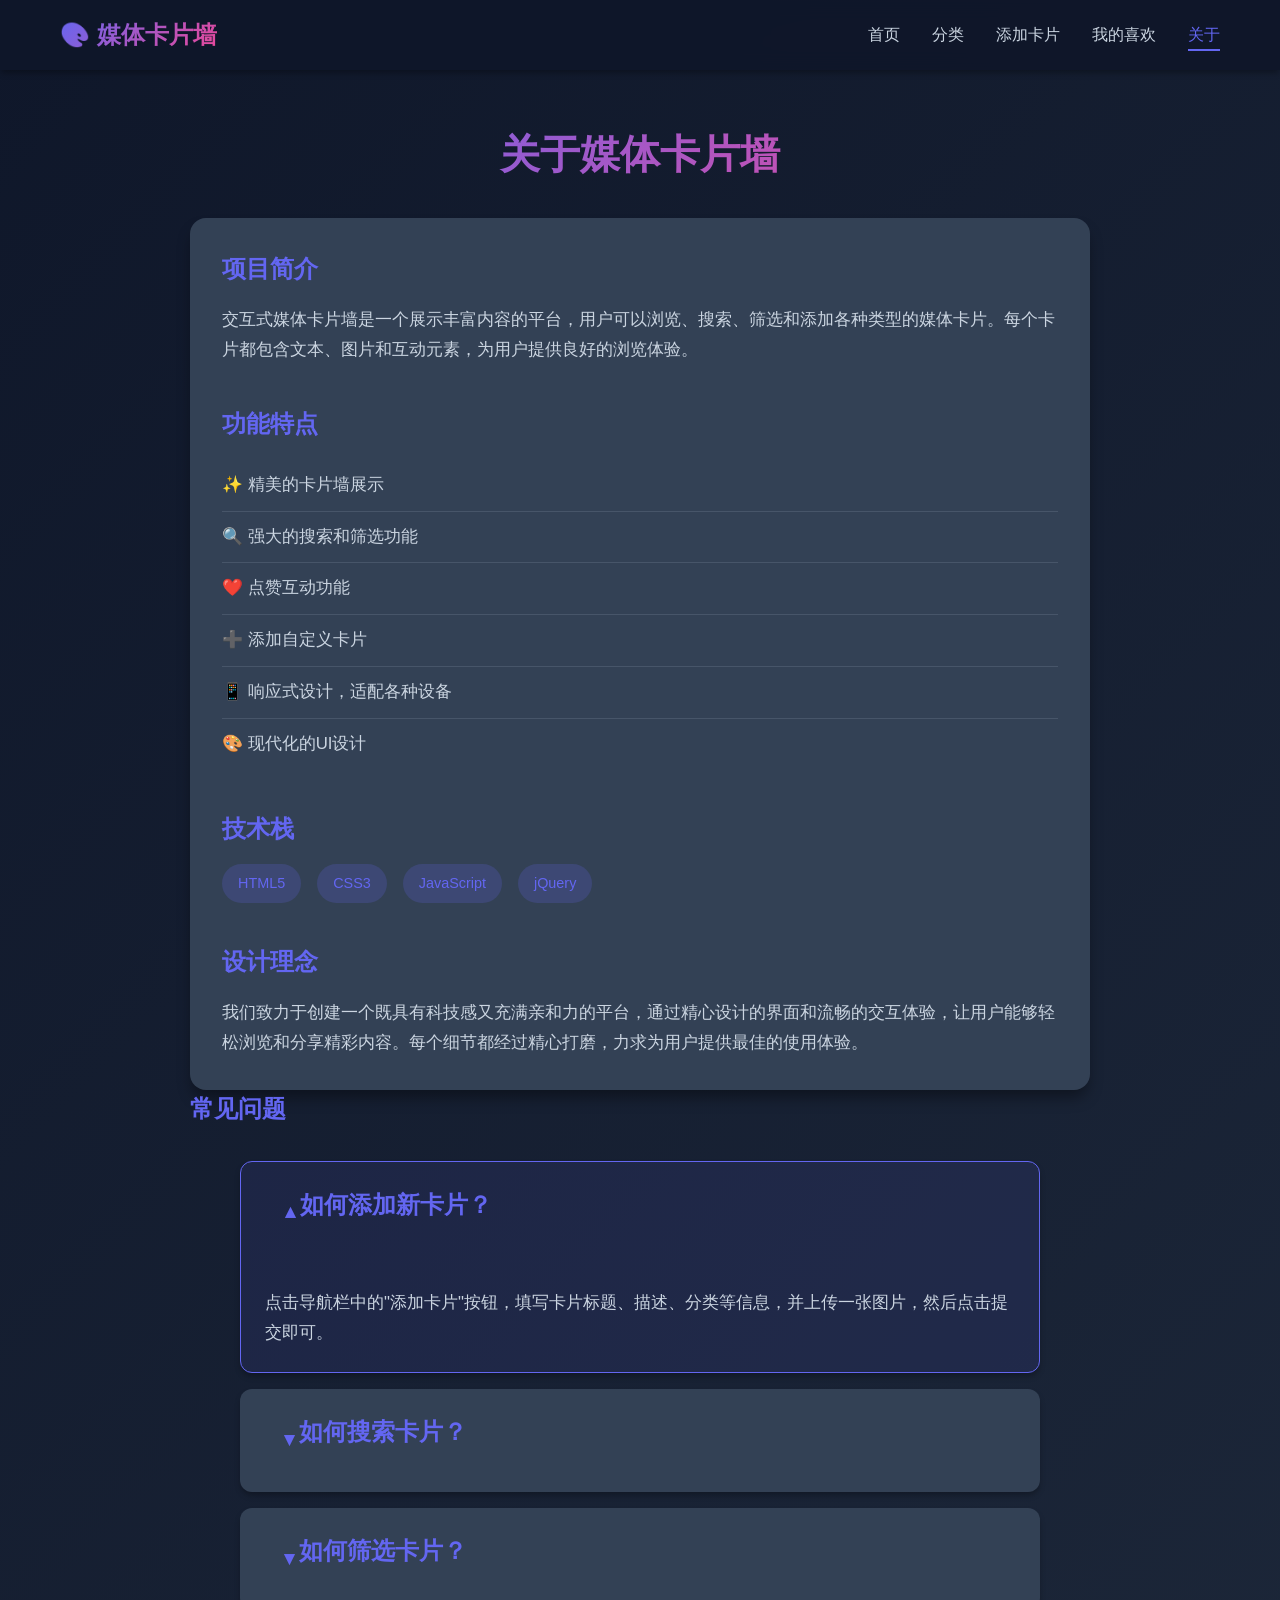
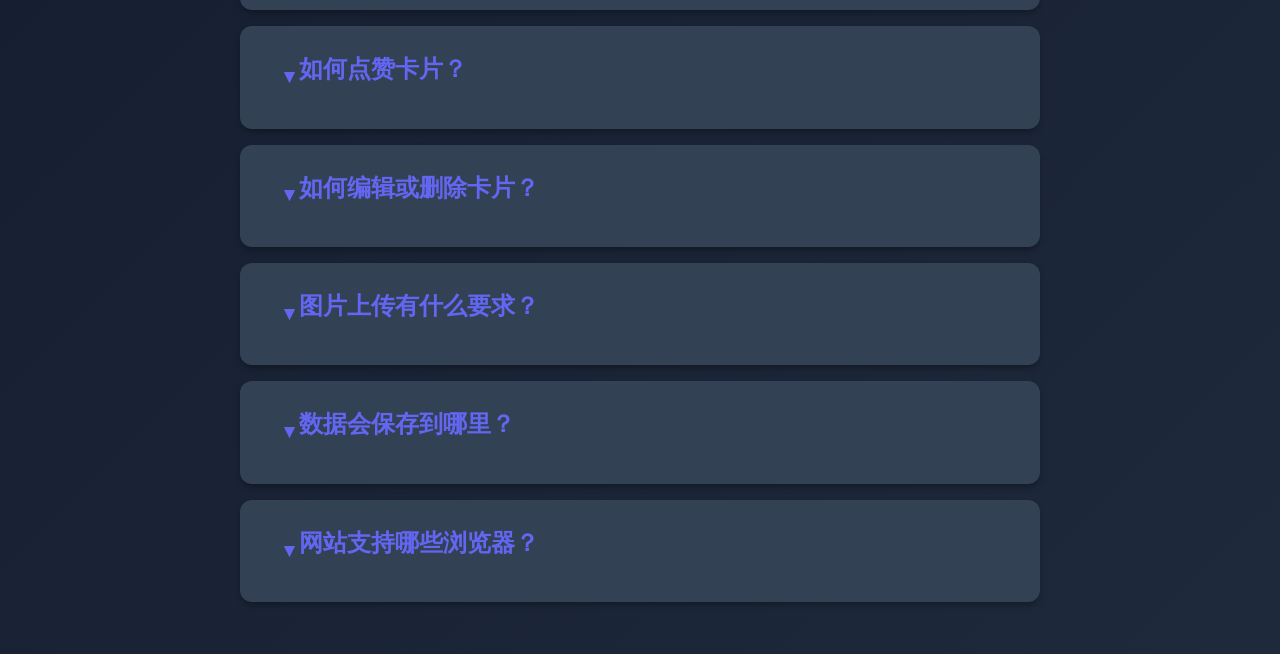
<file: about.html>
<!DOCTYPE html>
<html lang="zh-CN">
<head>
    <meta charset="UTF-8">
    <meta name="viewport" content="width=device-width, initial-scale=1.0">
    <title>关于我们 - 媒体卡片墙</title>
    <link rel="stylesheet" href="styles.css">
    <script src="jquery-3.7.1.min.js"></script>
</head>
<body>
    <!-- 导航栏 -->
    <nav class="navbar">
        <div class="nav-container">
            <div class="logo">
                <h1>🎨 媒体卡片墙</h1>
            </div>
            <ul class="nav-menu">
                <li><a href="index.html">首页</a></li>
                <li><a href="category.html">分类</a></li>
                <li><a href="add-card.html">添加卡片</a></li>
                <li><a href="favorites.html">我的喜欢</a></li>
                <li><a href="about.html" class="active">关于</a></li>
            </ul>
        </div>
    </nav>

    <!-- 关于页面内容 -->
    <div class="container">
        <div class="about-container">
            <h2 class="page-title">关于媒体卡片墙</h2>
            <div class="about-content">
                <div class="about-section">
                    <h3>项目简介</h3>
                    <p>交互式媒体卡片墙是一个展示丰富内容的平台，用户可以浏览、搜索、筛选和添加各种类型的媒体卡片。每个卡片都包含文本、图片和互动元素，为用户提供良好的浏览体验。</p>
                </div>
                <div class="about-section">
                    <h3>功能特点</h3>
                    <ul class="feature-list">
                        <li>✨ 精美的卡片墙展示</li>
                        <li>🔍 强大的搜索和筛选功能</li>
                        <li>❤️ 点赞互动功能</li>
                        <li>➕ 添加自定义卡片</li>
                        <li>📱 响应式设计，适配各种设备</li>
                        <li>🎨 现代化的UI设计</li>
                    </ul>
                </div>
                <div class="about-section">
                    <h3>技术栈</h3>
                    <div class="tech-stack">
                        <span class="tech-tag">HTML5</span>
                        <span class="tech-tag">CSS3</span>
                        <span class="tech-tag">JavaScript</span>
                        <span class="tech-tag">jQuery</span>
                    </div>
                </div>
                <div class="about-section">
                    <h3>设计理念</h3>
                    <p>我们致力于创建一个既具有科技感又充满亲和力的平台，通过精心设计的界面和流畅的交互体验，让用户能够轻松浏览和分享精彩内容。每个细节都经过精心打磨，力求为用户提供最佳的使用体验。</p>
                </div>
            </div>
            
            <!-- 常见问题手风琴 -->
            <div class="about-section">
                <h3>常见问题</h3>
                <div id="faqAccordion" class="accordion">
                    <!-- 手风琴将通过jQuery动态生成 -->
                </div>
            </div>
        </div>
    </div>

    <!-- 按依赖顺序加载JS文件 -->
    <script src="js/config.js"></script>
    <script src="js/demo-data.js"></script>
    <script src="js/demo-storage.js"></script>
    <script src="js/api.js"></script>
    <script src="js/utils.js"></script>
    <script src="js/accordion.js"></script>
    <script src="js/animations.js"></script>
    <script src="js/about.js"></script>
    <script src="js/main.js"></script>
</body>
</html>
</file>
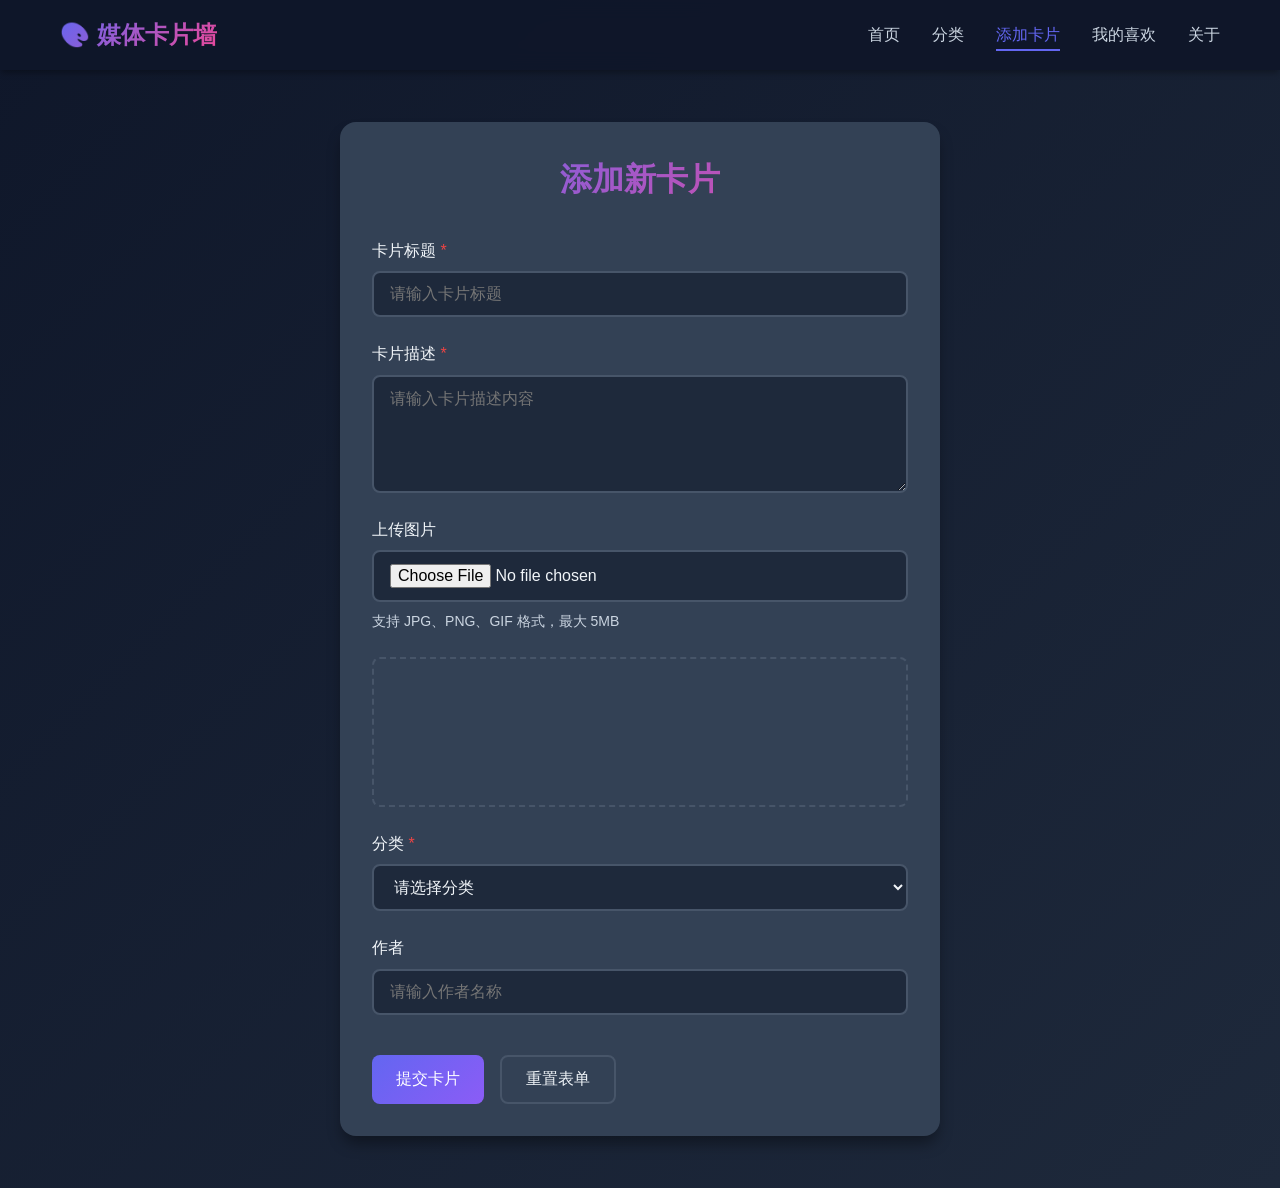
<file: add-card.html>
<!DOCTYPE html>
<html lang="zh-CN">
<head>
    <meta charset="UTF-8">
    <meta name="viewport" content="width=device-width, initial-scale=1.0">
    <title>添加新卡片 - 媒体卡片墙</title>
    <link rel="stylesheet" href="styles.css">
    <script src="jquery-3.7.1.min.js"></script>
</head>
<body>
    <!-- 导航栏 -->
    <nav class="navbar">
        <div class="nav-container">
            <div class="logo">
                <h1>🎨 媒体卡片墙</h1>
            </div>
            <ul class="nav-menu">
                <li><a href="index.html">首页</a></li>
                <li><a href="category.html">分类</a></li>
                <li><a href="add-card.html" class="active">添加卡片</a></li>
                <li><a href="favorites.html">我的喜欢</a></li>
                <li><a href="about.html">关于</a></li>
            </ul>
        </div>
    </nav>

    <!-- 表单区域 -->
    <div class="container">
        <div class="form-container">
            <h2 class="form-title">添加新卡片</h2>
            <form id="cardForm" class="card-form">
                <div class="form-group">
                    <label for="cardTitle">卡片标题 <span class="required">*</span></label>
                    <input type="text" id="cardTitle" name="title" required placeholder="请输入卡片标题">
                </div>

                <div class="form-group">
                    <label for="cardDescription">卡片描述 <span class="required">*</span></label>
                    <textarea id="cardDescription" name="description" rows="5" required placeholder="请输入卡片描述内容"></textarea>
                </div>

                <div class="form-group">
                    <label for="cardImage">上传图片</label>
                    <input type="file" id="cardImage" name="image" accept="image/*">
                    <small class="form-hint">支持 JPG、PNG、GIF 格式，最大 5MB</small>
                    <div id="imagePreview" class="image-preview"></div>
                </div>

                <div class="form-group">
                    <label for="cardCategory">分类 <span class="required">*</span></label>
                    <select id="cardCategory" name="category" required>
                        <option value="">请选择分类</option>
                        <option value="technology">科技</option>
                        <option value="art">艺术</option>
                        <option value="nature">自然</option>
                        <option value="sports">运动</option>
                        <option value="music">音乐</option>
                        <option value="game">游戏</option>
                    </select>
                </div>

                <div class="form-group">
                    <label for="cardAuthor">作者</label>
                    <input type="text" id="cardAuthor" name="author" placeholder="请输入作者名称">
                </div>

                <div class="form-actions">
                    <button type="submit" class="btn-primary">提交卡片</button>
                    <button type="reset" class="btn-secondary">重置表单</button>
                </div>
            </form>

            <div id="formMessage" class="form-message"></div>
        </div>
    </div>

    <!-- 按依赖顺序加载JS文件 -->
    <script src="js/config.js"></script>
    <script src="js/demo-data.js"></script>
    <script src="js/demo-storage.js"></script>
    <script src="js/api.js"></script>
    <script src="js/form.js"></script>
    <script src="js/utils.js"></script>
    <script src="js/main.js"></script>
</body>
</html>
</file>
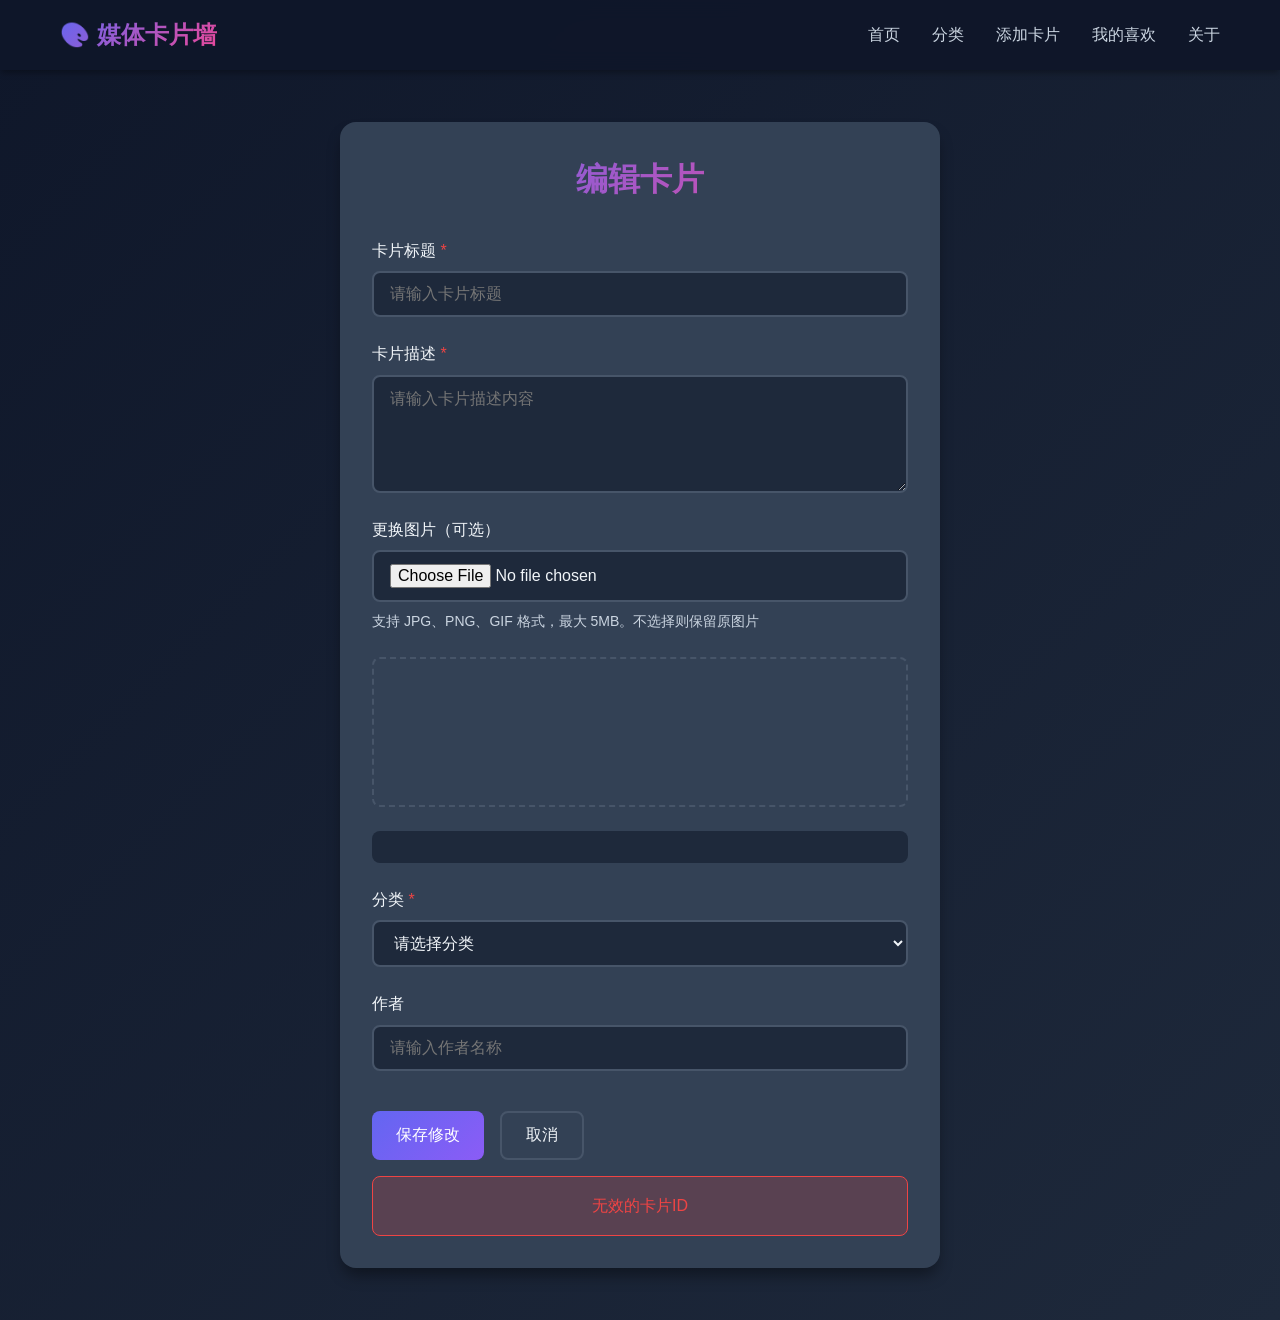
<file: edit-card.html>
<!DOCTYPE html>
<html lang="zh-CN">
<head>
    <meta charset="UTF-8">
    <meta name="viewport" content="width=device-width, initial-scale=1.0">
    <title>编辑卡片 - 媒体卡片墙</title>
    <link rel="stylesheet" href="styles.css">
    <script src="jquery-3.7.1.min.js"></script>
</head>
<body>
    <!-- 导航栏 -->
    <nav class="navbar">
        <div class="nav-container">
            <div class="logo">
                <h1>🎨 媒体卡片墙</h1>
            </div>
            <ul class="nav-menu">
                <li><a href="index.html">首页</a></li>
                <li><a href="category.html">分类</a></li>
                <li><a href="add-card.html">添加卡片</a></li>
                <li><a href="favorites.html">我的喜欢</a></li>
                <li><a href="about.html">关于</a></li>
            </ul>
        </div>
    </nav>

    <!-- 表单区域 -->
    <div class="container">
        <div class="form-container">
            <h2 class="form-title">编辑卡片</h2>
            <form id="cardForm" class="card-form">
                <div class="form-group">
                    <label for="cardTitle">卡片标题 <span class="required">*</span></label>
                    <input type="text" id="cardTitle" name="title" required placeholder="请输入卡片标题">
                </div>

                <div class="form-group">
                    <label for="cardDescription">卡片描述 <span class="required">*</span></label>
                    <textarea id="cardDescription" name="description" rows="5" required placeholder="请输入卡片描述内容"></textarea>
                </div>

                <div class="form-group">
                    <label for="cardImage">更换图片（可选）</label>
                    <input type="file" id="cardImage" name="image" accept="image/*">
                    <small class="form-hint">支持 JPG、PNG、GIF 格式，最大 5MB。不选择则保留原图片</small>
                    <div id="imagePreview" class="image-preview"></div>
                    <div id="currentImage" class="current-image"></div>
                </div>

                <div class="form-group">
                    <label for="cardCategory">分类 <span class="required">*</span></label>
                    <select id="cardCategory" name="category" required>
                        <option value="">请选择分类</option>
                        <option value="technology">科技</option>
                        <option value="art">艺术</option>
                        <option value="nature">自然</option>
                        <option value="sports">运动</option>
                        <option value="music">音乐</option>
                        <option value="game">游戏</option>
                    </select>
                </div>

                <div class="form-group">
                    <label for="cardAuthor">作者</label>
                    <input type="text" id="cardAuthor" name="author" placeholder="请输入作者名称">
                </div>

                <div class="form-actions">
                    <button type="submit" class="btn-primary">保存修改</button>
                    <button type="button" id="cancelBtn" class="btn-secondary">取消</button>
                </div>
            </form>

            <div id="formMessage" class="form-message"></div>
        </div>
    </div>

    <!-- 按依赖顺序加载JS文件 -->
    <script src="js/config.js"></script>
    <script src="js/demo-data.js"></script>
    <script src="js/demo-storage.js"></script>
    <script src="js/api.js"></script>
    <script src="js/form.js"></script>
    <script src="js/utils.js"></script>
    <script src="js/main.js"></script>
</body>
</html>
</file>
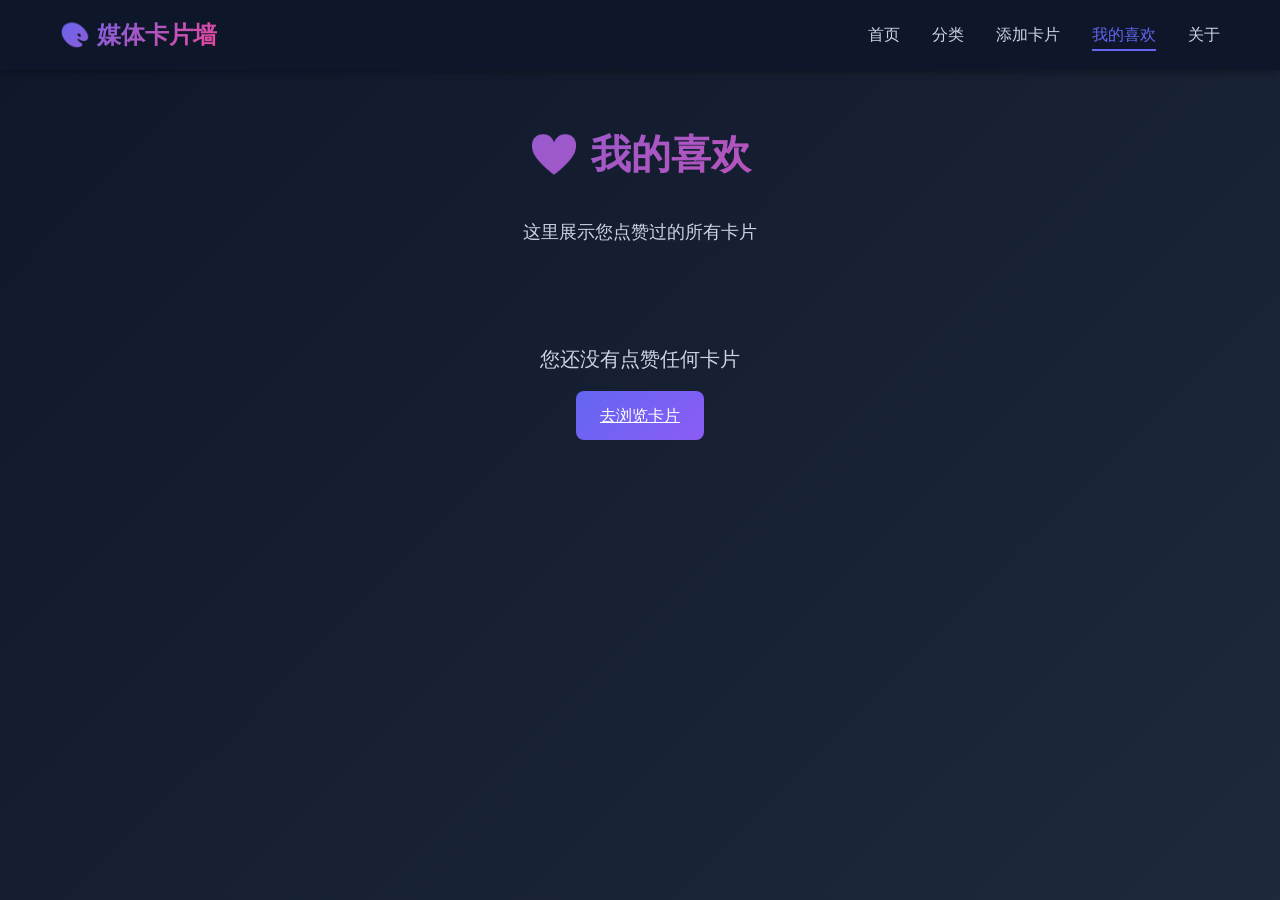
<file: favorites.html>
<!DOCTYPE html>
<html lang="zh-CN">
<head>
    <meta charset="UTF-8">
    <meta name="viewport" content="width=device-width, initial-scale=1.0">
    <title>我的喜欢 - 媒体卡片墙</title>
    <link rel="stylesheet" href="styles.css">
    <script src="jquery-3.7.1.min.js"></script>
</head>
<body>
    <!-- 导航栏 -->
    <nav class="navbar">
        <div class="nav-container">
            <div class="logo">
                <h1>🎨 媒体卡片墙</h1>
            </div>
            <ul class="nav-menu">
                <li><a href="index.html">首页</a></li>
                <li><a href="category.html">分类</a></li>
                <li><a href="add-card.html">添加卡片</a></li>
                <li><a href="favorites.html" class="active">我的喜欢</a></li>
                <li><a href="about.html">关于</a></li>
            </ul>
        </div>
    </nav>

    <!-- 我的喜欢页面内容 -->
    <div class="container">
        <div class="favorites-page">
            <h2 class="page-title">❤️ 我的喜欢</h2>
            <p class="page-subtitle">这里展示您点赞过的所有卡片</p>
            <div id="favoritesContainer" class="cards-grid">
                <!-- 喜欢的卡片将通过jQuery动态生成 -->
            </div>
            <div id="noFavorites" class="no-results" style="display: none;">
                <p>您还没有点赞任何卡片</p>
                <a href="index.html" class="btn-primary" style="margin-top: 1rem; display: inline-block;">去浏览卡片</a>
            </div>
        </div>
    </div>

    <!-- 按依赖顺序加载JS文件 -->
    <script src="js/config.js"></script>
    <script src="js/demo-data.js"></script>
    <script src="js/demo-storage.js"></script>
    <script src="js/api.js"></script>
    <script src="js/card.js"></script>
    <script src="js/like.js"></script>
    <script src="js/favorites.js"></script>
    <script src="js/utils.js"></script>
    <script src="js/main.js"></script>
</body>
</html>
</file>
<file: styles.css>
/* 全局样式 */
* {
    margin: 0;
    padding: 0;
    box-sizing: border-box;
}

:root {
    --primary-color: #6366f1;
    --secondary-color: #8b5cf6;
    --accent-color: #ec4899;
    --bg-dark: #0f172a;
    --bg-light: #1e293b;
    --bg-card: #334155;
    --text-primary: #f1f5f9;
    --text-secondary: #cbd5e1;
    --border-color: #475569;
    --success-color: #10b981;
    --error-color: #ef4444;
    --shadow: 0 4px 6px -1px rgba(0, 0, 0, 0.3);
    --shadow-lg: 0 10px 15px -3px rgba(0, 0, 0, 0.4);
}

body {
    font-family: 'Segoe UI', Tahoma, Geneva, Verdana, sans-serif;
    background: linear-gradient(135deg, var(--bg-dark) 0%, var(--bg-light) 100%);
    color: var(--text-primary);
    min-height: 100vh;
    line-height: 1.6;
}

.container {
    max-width: 1200px;
    margin: 0 auto;
    padding: 20px;
}

/* 导航栏 */
.navbar {
    background: rgba(15, 23, 42, 0.95);
    backdrop-filter: blur(10px);
    padding: 1rem 0;
    position: sticky;
    top: 0;
    z-index: 1000;
    box-shadow: var(--shadow);
}

.nav-container {
    max-width: 1200px;
    margin: 0 auto;
    padding: 0 20px;
    display: flex;
    justify-content: space-between;
    align-items: center;
}

.logo h1 {
    font-size: 1.5rem;
    background: linear-gradient(135deg, var(--primary-color), var(--accent-color));
    -webkit-background-clip: text;
    -webkit-text-fill-color: transparent;
    background-clip: text;
}

.nav-menu {
    display: flex;
    list-style: none;
    gap: 2rem;
}

.nav-menu a {
    color: var(--text-secondary);
    text-decoration: none;
    transition: color 0.3s ease;
    position: relative;
    padding: 0.5rem 0;
}

.nav-menu a:hover,
.nav-menu a.active {
    color: var(--primary-color);
}

.nav-menu a.active::after {
    content: '';
    position: absolute;
    bottom: 0;
    left: 0;
    width: 100%;
    height: 2px;
    background: var(--primary-color);
}

/* 搜索和筛选区域 */
.search-filter-section {
    background: rgba(30, 41, 59, 0.5);
    padding: 2rem 0;
    margin-bottom: 2rem;
}

.search-box {
    display: flex;
    gap: 1rem;
    margin-bottom: 1rem;
}

.search-box input {
    flex: 1;
    padding: 0.75rem 1rem;
    border: 2px solid var(--border-color);
    border-radius: 8px;
    background: var(--bg-light);
    color: var(--text-primary);
    font-size: 1rem;
    transition: border-color 0.3s ease;
}

.search-box input:focus {
    outline: none;
    border-color: var(--primary-color);
}

.filter-box {
    display: flex;
    align-items: center;
    gap: 1rem;
    flex-wrap: wrap;
}

.filter-box label {
    color: var(--text-secondary);
}

.filter-box select {
    padding: 0.75rem 1rem;
    border: 2px solid var(--border-color);
    border-radius: 8px;
    background: var(--bg-light);
    color: var(--text-primary);
    font-size: 1rem;
    cursor: pointer;
    transition: border-color 0.3s ease;
}

.filter-box select:focus {
    outline: none;
    border-color: var(--primary-color);
}

/* 按钮样式 */
.btn-primary,
.btn-secondary {
    padding: 0.75rem 1.5rem;
    border: none;
    border-radius: 8px;
    font-size: 1rem;
    cursor: pointer;
    transition: all 0.3s ease;
    font-weight: 500;
}

.btn-primary {
    background: linear-gradient(135deg, var(--primary-color), var(--secondary-color));
    color: white;
}

.btn-primary:hover {
    transform: translateY(-2px);
    box-shadow: var(--shadow-lg);
}

.btn-secondary {
    background: var(--bg-card);
    color: var(--text-primary);
    border: 2px solid var(--border-color);
}

.btn-secondary:hover {
    background: var(--bg-light);
    border-color: var(--primary-color);
}

/* 卡片网格 */
.cards-grid {
    display: grid;
    grid-template-columns: repeat(auto-fill, minmax(300px, 1fr));
    gap: 2rem;
    margin-top: 2rem;
}

/* 卡片样式 */
.card {
    background: var(--bg-card);
    border-radius: 16px;
    overflow: hidden;
    box-shadow: var(--shadow);
    transition: all 0.3s ease;
    cursor: pointer;
    border: 2px solid transparent;
}

.card:hover {
    transform: translateY(-8px);
    box-shadow: var(--shadow-lg);
    border-color: var(--primary-color);
}

.card-image {
    width: 100%;
    height: 250px;
    background: linear-gradient(135deg, var(--primary-color), var(--secondary-color));
    display: flex;
    align-items: center;
    justify-content: center;
    color: white;
    font-size: 3rem;
    overflow: hidden;
    position: relative;
}

.card-image img {
    width: 100%;
    height: 100%;
    object-fit: contain; /* 完整显示图片，不裁剪，保持宽高比 */
    object-position: center;
    display: block;
    background: rgba(0, 0, 0, 0.1); /* 轻微背景，避免纯白图片看不清 */
}

.card-content {
    padding: 1.5rem;
}

.card-category {
    display: inline-block;
    padding: 0.25rem 0.75rem;
    background: rgba(99, 102, 241, 0.2);
    color: var(--primary-color);
    border-radius: 20px;
    font-size: 0.875rem;
    margin-bottom: 0.75rem;
}

.card-title {
    font-size: 1.25rem;
    font-weight: 600;
    margin-bottom: 0.5rem;
    color: var(--text-primary);
}

.card-description {
    color: var(--text-secondary);
    font-size: 0.9rem;
    margin-bottom: 1rem;
    line-height: 1.5;
    display: -webkit-box;
    -webkit-line-clamp: 3;
    -webkit-box-orient: vertical;
    overflow: hidden;
}

.card-footer {
    display: flex;
    justify-content: space-between;
    align-items: center;
    padding-top: 1rem;
    border-top: 1px solid var(--border-color);
}

.card-author {
    color: var(--text-secondary);
    font-size: 0.875rem;
}

.card-actions {
    display: flex;
    gap: 1rem;
    align-items: center;
}

.like-btn {
    background: none;
    border: none;
    color: var(--text-secondary);
    cursor: pointer;
    font-size: 1.25rem;
    transition: all 0.3s ease;
    padding: 0.5rem;
    border-radius: 50%;
    display: flex;
    align-items: center;
    gap: 0.5rem;
}

.like-btn:hover {
    background: rgba(236, 72, 153, 0.1);
    color: var(--accent-color);
}

.like-btn.liked {
    color: var(--accent-color);
}

.like-count {
    font-size: 0.875rem;
    color: var(--text-secondary);
}

/* 编辑和删除按钮 */
.edit-btn,
.delete-btn {
    background: none;
    border: none;
    color: var(--text-secondary);
    cursor: pointer;
    font-size: 1.25rem;
    transition: all 0.3s ease;
    padding: 0.5rem;
    border-radius: 50%;
    display: flex;
    align-items: center;
    justify-content: center;
    width: 36px;
    height: 36px;
}

.edit-btn:hover {
    background: rgba(99, 102, 241, 0.1);
    color: var(--primary-color);
    transform: scale(1.1);
}

.delete-btn:hover {
    background: rgba(239, 68, 68, 0.1);
    color: var(--error-color);
    transform: scale(1.1);
}

/* 返回顶部按钮 */
.back-to-top {
    position: fixed;
    bottom: 2rem;
    right: 2rem;
    width: 50px;
    height: 50px;
    border-radius: 50%;
    background: linear-gradient(135deg, var(--primary-color), var(--secondary-color));
    color: white;
    border: none;
    font-size: 1.5rem;
    cursor: pointer;
    box-shadow: var(--shadow-lg);
    transition: all 0.3s ease;
    opacity: 0;
    visibility: hidden;
    z-index: 999;
}

.back-to-top.visible {
    opacity: 1;
    visibility: visible;
}

.back-to-top:hover {
    transform: translateY(-5px);
}

/* 提示消息 */
.toast {
    position: fixed;
    top: 100px;
    right: 20px;
    padding: 1rem 1.5rem;
    background: var(--bg-card);
    color: var(--text-primary);
    border-radius: 8px;
    box-shadow: var(--shadow-lg);
    z-index: 10000;
    opacity: 0;
    transform: translateX(400px);
    transition: all 0.3s ease;
    border-left: 4px solid var(--primary-color);
}

.toast.show {
    opacity: 1;
    transform: translateX(0);
}

.toast.success {
    border-left-color: var(--success-color);
}

.toast.error {
    border-left-color: var(--error-color);
}

/* 无结果提示 */
.no-results {
    text-align: center;
    padding: 4rem 2rem;
    color: var(--text-secondary);
    font-size: 1.25rem;
    display: none;
}

/* 表单样式 */
.form-container {
    max-width: 600px;
    margin: 2rem auto;
    background: var(--bg-card);
    padding: 2rem;
    border-radius: 16px;
    box-shadow: var(--shadow-lg);
}

.form-title {
    text-align: center;
    margin-bottom: 2rem;
    font-size: 2rem;
    background: linear-gradient(135deg, var(--primary-color), var(--accent-color));
    -webkit-background-clip: text;
    -webkit-text-fill-color: transparent;
    background-clip: text;
}

.card-form {
    display: flex;
    flex-direction: column;
    gap: 1.5rem;
}

.form-group {
    display: flex;
    flex-direction: column;
    gap: 0.5rem;
}

.form-group label {
    color: var(--text-primary);
    font-weight: 500;
}

.required {
    color: var(--error-color);
}

.form-group input,
.form-group textarea,
.form-group select {
    padding: 0.75rem 1rem;
    border: 2px solid var(--border-color);
    border-radius: 8px;
    background: var(--bg-light);
    color: var(--text-primary);
    font-size: 1rem;
    font-family: inherit;
    transition: border-color 0.3s ease;
}

.form-group input:focus,
.form-group textarea:focus,
.form-group select:focus {
    outline: none;
    border-color: var(--primary-color);
}

.form-hint {
    color: var(--text-secondary);
    font-size: 0.875rem;
}

.form-actions {
    display: flex;
    gap: 1rem;
    margin-top: 1rem;
}

.form-message {
    margin-top: 1rem;
    padding: 1rem;
    border-radius: 8px;
    text-align: center;
    display: none;
}

.form-message.success {
    background: rgba(16, 185, 129, 0.2);
    color: var(--success-color);
    border: 1px solid var(--success-color);
    display: block;
}

.form-message.error {
    background: rgba(239, 68, 68, 0.2);
    color: var(--error-color);
    border: 1px solid var(--error-color);
    display: block;
}

/* 图片预览样式 */
.image-preview {
    margin-top: 1rem;
    padding: 1rem;
    border: 2px dashed var(--border-color);
    border-radius: 8px;
    text-align: center;
    min-height: 150px;
    display: flex;
    align-items: center;
    justify-content: center;
}

.image-preview img.preview-image {
    max-width: 100%;
    max-height: 300px;
    border-radius: 8px;
    box-shadow: var(--shadow);
}

/* 我的喜欢页面样式 */
.favorites-page {
    margin-top: 2rem;
}

.page-subtitle {
    text-align: center;
    color: var(--text-secondary);
    margin-bottom: 2rem;
    font-size: 1.1rem;
}

/* 详情页样式 */
.detail-container {
    max-width: 800px;
    margin: 2rem auto;
}

.back-link {
    display: inline-block;
    color: var(--primary-color);
    text-decoration: none;
    margin-bottom: 2rem;
    transition: color 0.3s ease;
}

.back-link:hover {
    color: var(--accent-color);
}

.detail-content {
    background: var(--bg-card);
    padding: 2rem;
    border-radius: 16px;
    box-shadow: var(--shadow-lg);
}

.detail-image {
    width: 100%;
    max-height: 600px;
    height: auto;
    object-fit: contain; /* 完整显示图片，不裁剪，保持宽高比 */
    object-position: center;
    border-radius: 12px;
    margin-bottom: 2rem;
    background: var(--bg-light);
    padding: 1rem;
    box-sizing: border-box;
    display: block;
    margin-left: auto;
    margin-right: auto;
}

.detail-category {
    display: inline-block;
    padding: 0.5rem 1rem;
    background: rgba(99, 102, 241, 0.2);
    color: var(--primary-color);
    border-radius: 20px;
    font-size: 0.875rem;
    margin-bottom: 1rem;
}

.detail-title {
    font-size: 2rem;
    margin-bottom: 1rem;
    color: var(--text-primary);
}

.detail-description {
    color: var(--text-secondary);
    line-height: 1.8;
    margin-bottom: 2rem;
    font-size: 1.1rem;
}

.detail-meta {
    display: flex;
    justify-content: space-between;
    align-items: center;
    padding-top: 1.5rem;
    border-top: 1px solid var(--border-color);
}

.detail-author {
    color: var(--text-secondary);
}

.detail-actions {
    display: flex;
    gap: 1rem;
    margin-top: 1.5rem;
    padding-top: 1.5rem;
    border-top: 1px solid var(--border-color);
}

.detail-actions .btn-primary,
.detail-actions .btn-secondary {
    flex: 1;
    padding: 0.75rem 1.5rem;
}

/* 当前图片显示 */
.current-image {
    margin-top: 1rem;
    padding: 1rem;
    background: var(--bg-light);
    border-radius: 8px;
}

.current-image label {
    display: block;
    color: var(--text-secondary);
    margin-bottom: 0.5rem;
    font-size: 0.875rem;
}

.current-image img {
    max-width: 100%;
    max-height: 200px;
    border-radius: 8px;
    box-shadow: var(--shadow);
}

/* 分类页样式 */
.category-page {
    margin-top: 2rem;
}

.page-title {
    font-size: 2.5rem;
    text-align: center;
    margin-bottom: 2rem;
    background: linear-gradient(135deg, var(--primary-color), var(--accent-color));
    -webkit-background-clip: text;
    -webkit-text-fill-color: transparent;
    background-clip: text;
}

.category-tabs {
    display: flex;
    gap: 1rem;
    justify-content: center;
    flex-wrap: wrap;
    margin-bottom: 2rem;
}

.category-tab {
    padding: 0.75rem 1.5rem;
    border: 2px solid var(--border-color);
    background: var(--bg-card);
    color: var(--text-primary);
    border-radius: 25px;
    cursor: pointer;
    transition: all 0.3s ease;
    font-size: 1rem;
}

.category-tab:hover {
    border-color: var(--primary-color);
    transform: translateY(-2px);
}

.category-tab.active {
    background: linear-gradient(135deg, var(--primary-color), var(--secondary-color));
    border-color: transparent;
    color: white;
}

/* 关于页样式 */
.about-container {
    max-width: 900px;
    margin: 2rem auto;
}

.about-content {
    background: var(--bg-card);
    padding: 2rem;
    border-radius: 16px;
    box-shadow: var(--shadow-lg);
}

.about-section {
    margin-bottom: 2.5rem;
}

.about-section:last-child {
    margin-bottom: 0;
}

.about-section h3 {
    color: var(--primary-color);
    font-size: 1.5rem;
    margin-bottom: 1rem;
}

.about-section p {
    color: var(--text-secondary);
    line-height: 1.8;
    font-size: 1.05rem;
}

.feature-list {
    list-style: none;
    padding-left: 0;
}

.feature-list li {
    color: var(--text-secondary);
    padding: 0.75rem 0;
    font-size: 1.05rem;
    border-bottom: 1px solid var(--border-color);
}

.feature-list li:last-child {
    border-bottom: none;
}

.tech-stack {
    display: flex;
    gap: 1rem;
    flex-wrap: wrap;
}

.tech-tag {
    padding: 0.5rem 1rem;
    background: rgba(99, 102, 241, 0.2);
    color: var(--primary-color);
    border-radius: 20px;
    font-size: 0.9rem;
}

/* ==================== 轮播图样式 ==================== */
.carousel {
    position: relative;
    width: 100%;
    max-width: 1200px;
    margin: 2rem auto;
    border-radius: 16px;
    overflow: hidden;
    box-shadow: var(--shadow-lg);
    background: var(--bg-card);
}

.carousel-slides {
    position: relative;
    width: 100%;
    height: 500px;
}

.carousel-slide {
    position: absolute;
    top: 0;
    left: 0;
    width: 100%;
    height: 100%;
    display: none;
    background: linear-gradient(135deg, var(--bg-card) 0%, var(--bg-light) 100%);
}

.carousel-slide:first-child {
    display: block;
}

.carousel-slide img {
    width: 100%;
    height: 60%;
    object-fit: cover;
}

.carousel-content {
    padding: 2rem;
    height: 40%;
    display: flex;
    flex-direction: column;
    justify-content: center;
    background: rgba(15, 23, 42, 0.8);
}

.carousel-title {
    font-size: 2rem;
    color: var(--text-primary);
    margin-bottom: 1rem;
    background: linear-gradient(135deg, var(--primary-color), var(--accent-color));
    -webkit-background-clip: text;
    -webkit-text-fill-color: transparent;
    background-clip: text;
}

.carousel-description {
    color: var(--text-secondary);
    font-size: 1.1rem;
    line-height: 1.6;
    margin-bottom: 1.5rem;
    display: -webkit-box;
    -webkit-line-clamp: 2;
    -webkit-box-orient: vertical;
    overflow: hidden;
}

.carousel-link {
    display: inline-block;
    padding: 0.75rem 2rem;
    background: linear-gradient(135deg, var(--primary-color), var(--secondary-color));
    color: white;
    text-decoration: none;
    border-radius: 25px;
    transition: all 0.3s ease;
    font-weight: 600;
    width: fit-content;
}

.carousel-link:hover {
    transform: translateX(10px);
    box-shadow: 0 5px 15px rgba(99, 102, 241, 0.4);
}

.carousel-btn {
    position: absolute;
    top: 50%;
    transform: translateY(-50%);
    background: rgba(99, 102, 241, 0.8);
    color: white;
    border: none;
    width: 50px;
    height: 50px;
    border-radius: 50%;
    font-size: 2rem;
    cursor: pointer;
    z-index: 10;
    transition: all 0.3s ease;
    display: flex;
    align-items: center;
    justify-content: center;
}

.carousel-btn:hover {
    background: var(--primary-color);
    transform: translateY(-50%) scale(1.1);
}

.carousel-prev {
    left: 20px;
}

.carousel-next {
    right: 20px;
}

.carousel-indicators {
    position: absolute;
    bottom: 20px;
    left: 50%;
    transform: translateX(-50%);
    display: flex;
    gap: 10px;
    z-index: 10;
}

.carousel-indicator {
    width: 12px;
    height: 12px;
    border-radius: 50%;
    background: rgba(255, 255, 255, 0.5);
    cursor: pointer;
    transition: all 0.3s ease;
}

.carousel-indicator:hover {
    background: rgba(255, 255, 255, 0.8);
    transform: scale(1.2);
}

.carousel-indicator.active {
    background: var(--primary-color);
    width: 30px;
    border-radius: 6px;
}

/* ==================== 手风琴样式 ==================== */
.accordion {
    width: 100%;
    max-width: 800px;
    margin: 2rem auto;
}

.accordion-item {
    background: var(--bg-card);
    border-radius: 12px;
    margin-bottom: 1rem;
    overflow: hidden;
    box-shadow: var(--shadow);
    transition: all 0.3s ease;
}

.accordion-item:hover {
    box-shadow: var(--shadow-lg);
    transform: translateY(-2px);
}

.accordion-item.active {
    background: rgba(99, 102, 241, 0.1);
    border: 1px solid var(--primary-color);
}

.accordion-header {
    padding: 1.5rem;
    cursor: pointer;
    display: flex;
    align-items: center;
    justify-content: space-between;
    user-select: none;
    transition: background 0.3s ease;
}

.accordion-header:hover {
    background: rgba(99, 102, 241, 0.1);
}

.accordion-title {
    font-size: 1.3rem;
    color: var(--text-primary);
    margin: 0;
    flex: 1;
}

.accordion-icon {
    font-size: 1.2rem;
    color: var(--primary-color);
    transition: transform 0.3s ease;
    margin-left: 1rem;
}

.accordion-icon.rotated {
    transform: rotate(180deg);
}

.accordion-content {
    padding: 0 1.5rem;
    max-height: 0;
    overflow: hidden;
    transition: max-height 0.3s ease, padding 0.3s ease;
}

.accordion-item.active .accordion-content {
    padding: 1.5rem;
    max-height: 1000px;
}

.accordion-content p {
    color: var(--text-secondary);
    line-height: 1.8;
    margin: 0;
}

/* ==================== 加载动画样式 ==================== */
.loading-spinner {
    text-align: center;
    padding: 3rem;
}

.spinner {
    width: 50px;
    height: 50px;
    border: 4px solid rgba(99, 102, 241, 0.2);
    border-top-color: var(--primary-color);
    border-radius: 50%;
    margin: 0 auto 1rem;
    animation: spin 1s linear infinite;
}

@keyframes spin {
    to {
        transform: rotate(360deg);
    }
}

.loading-spinner p {
    color: var(--text-secondary);
    font-size: 1.1rem;
}

/* ==================== 卡片悬停效果增强 ==================== */
.card {
    transition: transform 0.3s ease, box-shadow 0.3s ease;
    cursor: pointer;
}

.card:hover,
.card.card-hover {
    transform: translateY(-5px) scale(1.02);
    box-shadow: 0 10px 25px rgba(99, 102, 241, 0.3);
}

/* ==================== 其他动画效果 ==================== */
@keyframes fadeInUp {
    from {
        opacity: 0;
        transform: translateY(30px);
    }
    to {
        opacity: 1;
        transform: translateY(0);
    }
}

@keyframes bounce {
    0%, 100% {
        transform: translateY(0);
    }
    50% {
        transform: translateY(-20px);
    }
}

@keyframes pulse {
    0%, 100% {
        transform: scale(1);
    }
    50% {
        transform: scale(1.05);
    }
}

.animate-fade-in-up {
    animation: fadeInUp 0.6s ease-out;
}

.animate-bounce {
    animation: bounce 0.6s ease;
}

.animate-pulse {
    animation: pulse 2s ease-in-out infinite;
    border-radius: 20px;
    font-size: 0.9rem;
    border: 1px solid var(--primary-color);
}

/* 响应式设计 */
@media (max-width: 768px) {
    .nav-container {
        flex-direction: column;
        gap: 1rem;
    }

    .nav-menu {
        flex-direction: column;
        gap: 0.5rem;
        text-align: center;
    }

    .search-box {
        flex-direction: column;
    }

    .cards-grid {
        grid-template-columns: 1fr;
    }

    .form-actions {
        flex-direction: column;
    }

    .category-tabs {
        flex-direction: column;
    }
    
    .carousel-slides {
        height: 400px;
    }
    
    .carousel-content {
        padding: 1.5rem;
    }
    
    .carousel-title {
        font-size: 1.5rem;
    }
    
    .carousel-description {
        font-size: 1rem;
    }
    
    .carousel-btn {
        width: 40px;
        height: 40px;
        font-size: 1.5rem;
    }
    
    .carousel-prev {
        left: 10px;
    }
    
    .carousel-next {
        right: 10px;
    }
}
</file>
